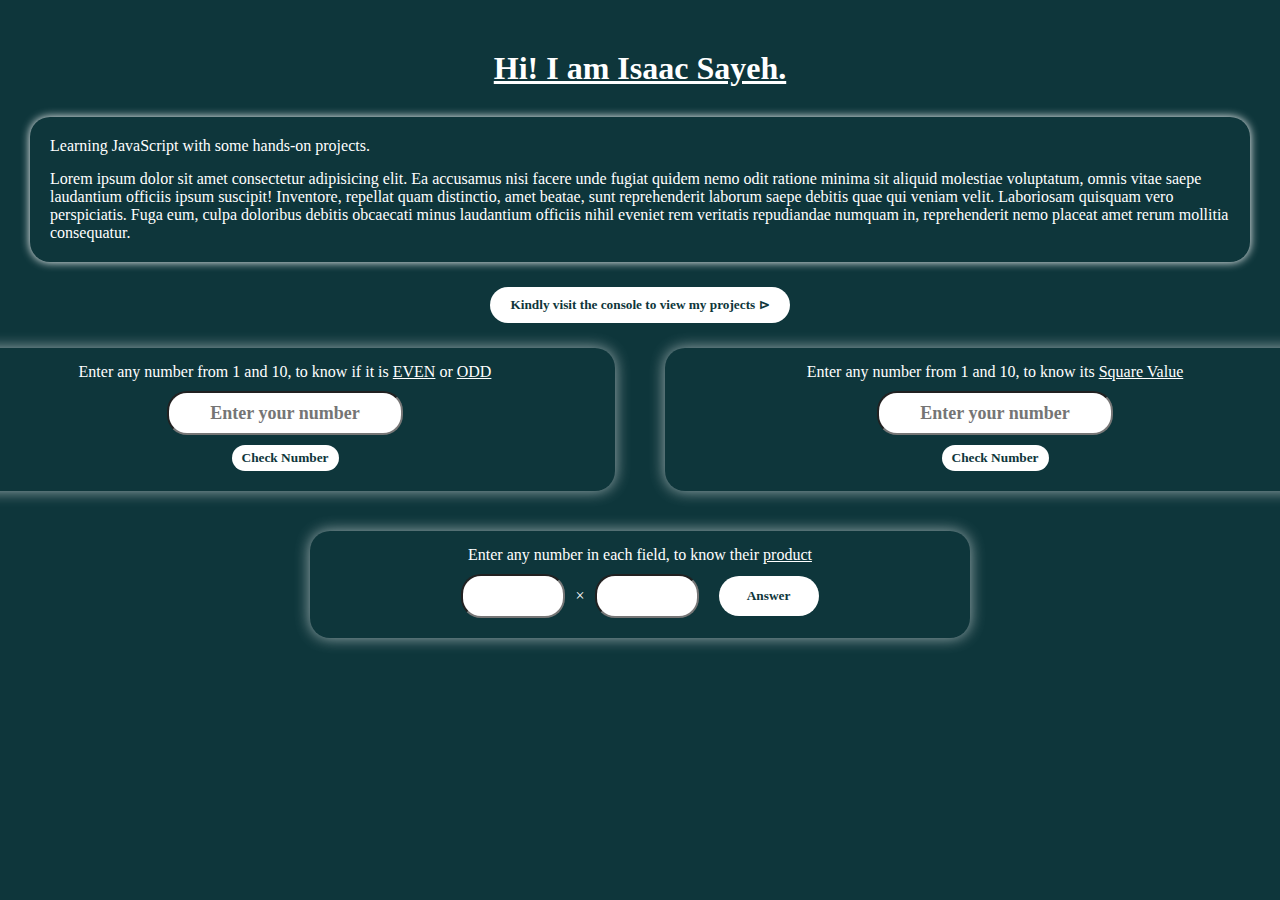
<file: intro-to-js-assign-1/index.html>
<!DOCTYPE html>
<html lang="en">
<head>
    <meta charset="UTF-8">
    <meta name="viewport" content="width=device-width, initial-scale=1.0">
    <title>Introduction To JavaScript | Isaac Sayeh</title>
    <link rel="stylesheet" href="./style.css">
</head>
<body>

    <h1>Hi! I am Isaac Sayeh.</h1>
    <div class="text-container">
        <p>Learning JavaScript with some hands-on projects.</p>
    <p>
        Lorem ipsum dolor sit amet consectetur adipisicing elit. Ea accusamus nisi facere unde fugiat quidem nemo odit ratione minima sit aliquid molestiae voluptatum, omnis vitae saepe laudantium officiis ipsum suscipit! Inventore, repellat quam distinctio, amet beatae, sunt reprehenderit laborum saepe debitis quae qui veniam velit. Laboriosam quisquam vero perspiciatis. Fuga eum, culpa doloribus debitis obcaecati minus laudantium officiis nihil eveniet rem veritatis repudiandae numquam in, reprehenderit nemo placeat amet rerum mollitia consequatur. 
    </p>
    </div>

    <div class="instruction">
        <h5>
            Kindly visit the console to view my projects &RightTriangle;
        </h5>
    </div>

   <div class="flex">
     <div class="logical-statement">
        <p>Enter any number from 1 and 10, to know if it is <u>EVEN</u> or <u>ODD</u></p>
        <div class="form">
            <input type="text" id="randomNumber" placeholder="Enter your number" autocomplete="off">
            <button type="submit" id="submitBTN">Check Number</button>
        </div>
        
    </div>
    <div class="logical-statement">
        <p>Enter any number from 1 and 10, to know its <u>Square Value</u></p>
        <div class="form">
            <input type="text" id="randNumb"  placeholder="Enter your number" autocomplete="off">
            <button onclick="squareNumber()" type="submit">Check Number</button>
        </div>
        
    </div>
    
   </div>

    <div class="logical-statement second">
        <p>Enter any number in each field, to know their <u>product</u></p>
        <div class="form redesign">
            <input type="text"  autocomplete="off" id="inputONE" class="numberField">
            <span>&times;</span>
             <input type="text"  autocomplete="off" id="inputTWO" class="numberField">
            <button type="submit" class="seeResult" id="viewAnswer">Answer</button>
        </div>
        
    </div>



    <script src="./script.js"></script>
</body>
</html>
</file>
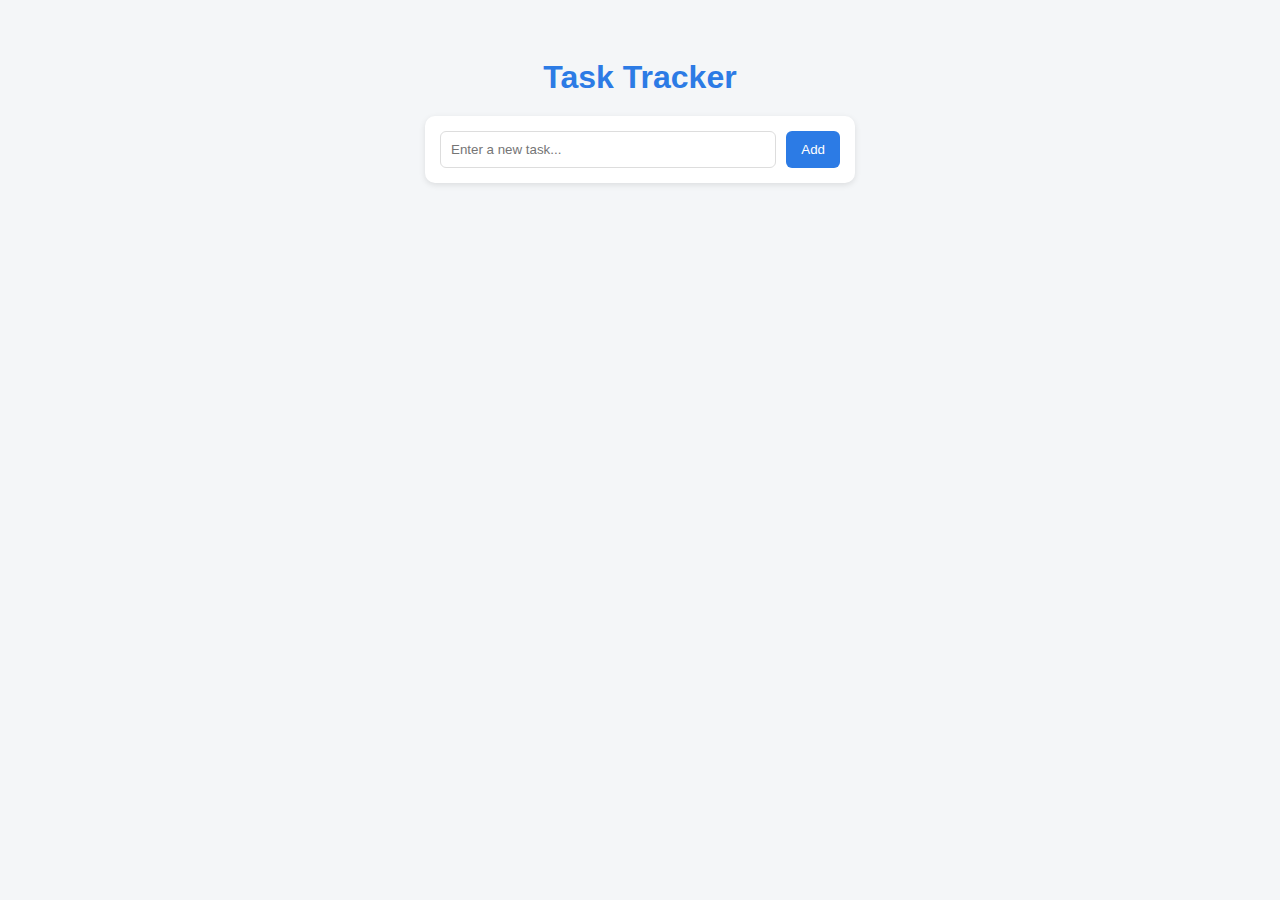
<file: js-week-1/index.html>
<!DOCTYPE html>
<html lang="en">
<head>
  <meta charset="UTF-8">
  <meta name="viewport" content="width=device-width, initial-scale=1.0">
  <title>Task Tracker</title>
  <link rel="stylesheet" href="style.css">
</head>
<body>

  <!-- Header -->
  <h1>Task Tracker</h1>
  
  <!-- Task Input -->
  <div class="task-input">
    <input id="taskInput" type="text" placeholder="Enter a new task..." autocomplete="off">
    <button id="addTaskBtn" onclick="addTask()">Add</button>
  </div>

  <!-- Task List -->
  <div id="taskList" class="task-list"></div>
  

  <!-- Script -->
  <script src="script.js"></script>
</body>
</html>
</file>
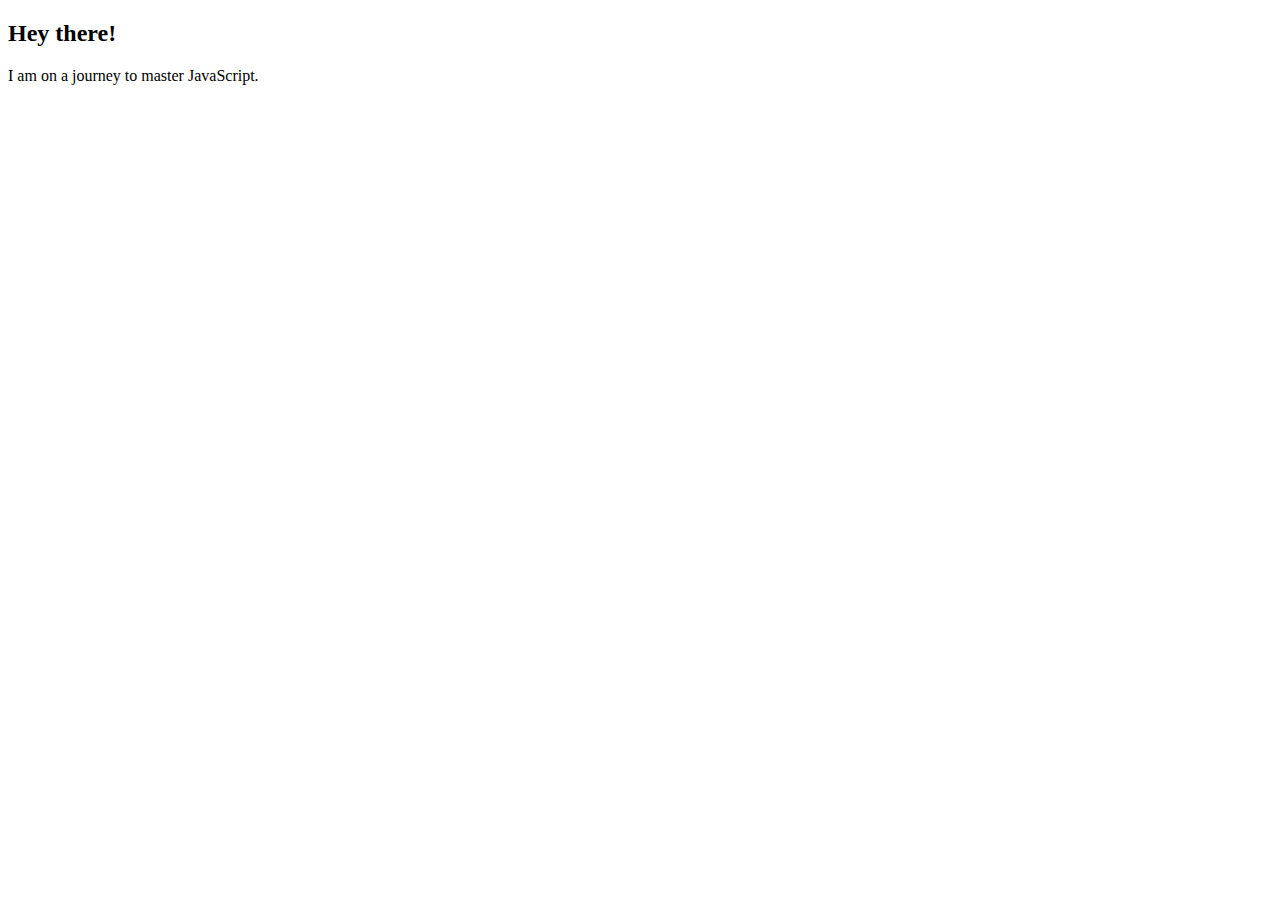
<file: js_learning.html>
<!DOCTYPE html>
<html lang="en">
<head>
    <meta charset="UTF-8">
    <meta name="viewport" content="width=device-width, initial-scale=1.0">
    <title>JavaScript Learning | Isaac Sayeh</title>
</head>
<body>
    <h2>Hey there!</h2>
    <p>
        I am on a journey to master JavaScript.
    </p>

    <script src="js_learning.js"></script>
</body>
</html>
</file>
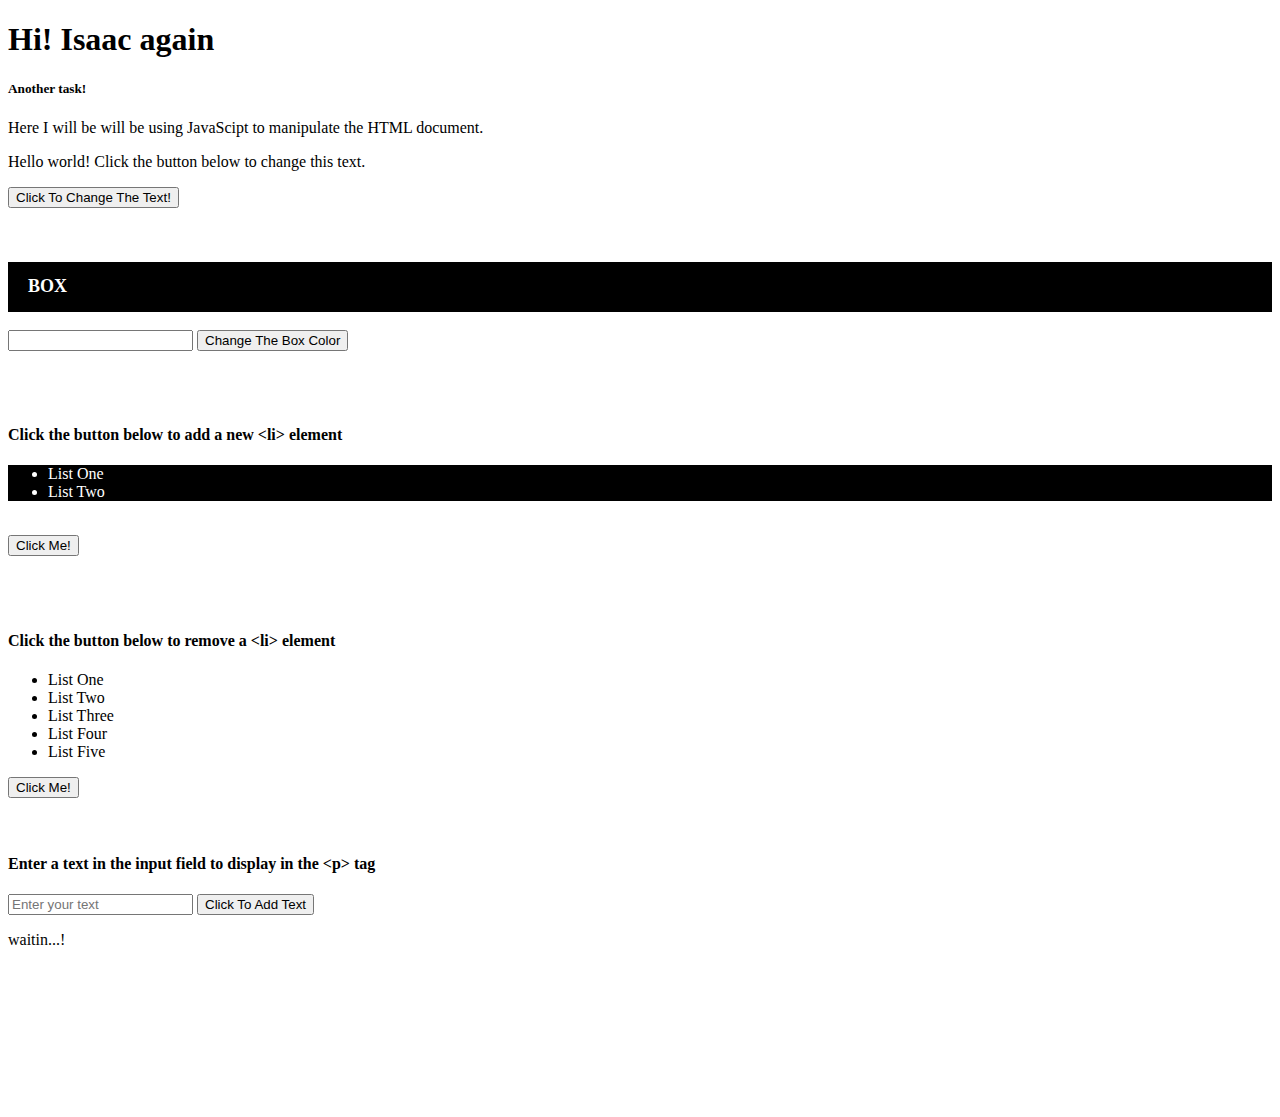
<file: intro-to-js-assign-1/dom.html>
<!DOCTYPE html>
<html lang="en">

<head>
    <meta charset="UTF-8">
    <meta name="viewport" content="width=device-width, initial-scale=1.0">
    <title>DOM PROBLEM SET | ISAAC SAYEH</title>


    <style>
        #box {
            display: flex;
            align-items: center;
            padding-left: 20px;
            height: 50px;
            background: black;
            color: #fff; 
            font: bolder 18px tahoma;
        }
        #parent {
            background: #000                                                                                                                ;
            color: #fff;
        }
    </style>
</head>

<body>
    <h1>Hi! Isaac again</h1>
    <h5>
        Another task!
    </h5>
    <p>
        Here I will be will be using JavaScipt to manipulate the HTML document.
    </p>

    <p id="changeThisText">Hello world! Click the button below to change this text.</p>

    <button id="clickToChange">Click To Change The Text!</button>
    <br><br><br><br>
    <div id="box">BOX</div>
    <br>
    <input type="text" id="colorInput">
    <button id="changeBoxColor">Change The Box Color</button>
    <br><br><br><br>

    <h4>Click the button below to add a new &lt;li&gt; element</h4>
    <ul id="parent">
        <li>List One</li>
        <li>List Two</li>
    </ul>
    <br>
    <button id="clickToAddNewList">Click Me!</button>
    <br><br><br><br>

    <h4>Click the button below to remove a &lt;li&gt; element</h4>
    <ul id="parent2">
        <li>List One</li>
        <li>List Two</li>
        <li>List Three</li>
        <li>List Four</li>
        <li>List Five</li>
    </ul>
    <button id="removeButton">Click Me!</button>
    <br><br><br>

    <h4>Enter a text in the input field to display in the &lt;p&gt; tag</h4>
    <input type="text" id="userInput" placeholder="Enter your text" autocomplete="off">
    <input type="button" value="Click To Add Text" id="sendText">
    <br>
    <p id="changeMe">waitin...!</p>
    <br><br><br><br><br><br><br><br>






    <script src="dom.js"></script>
</body>

</html>
</file>
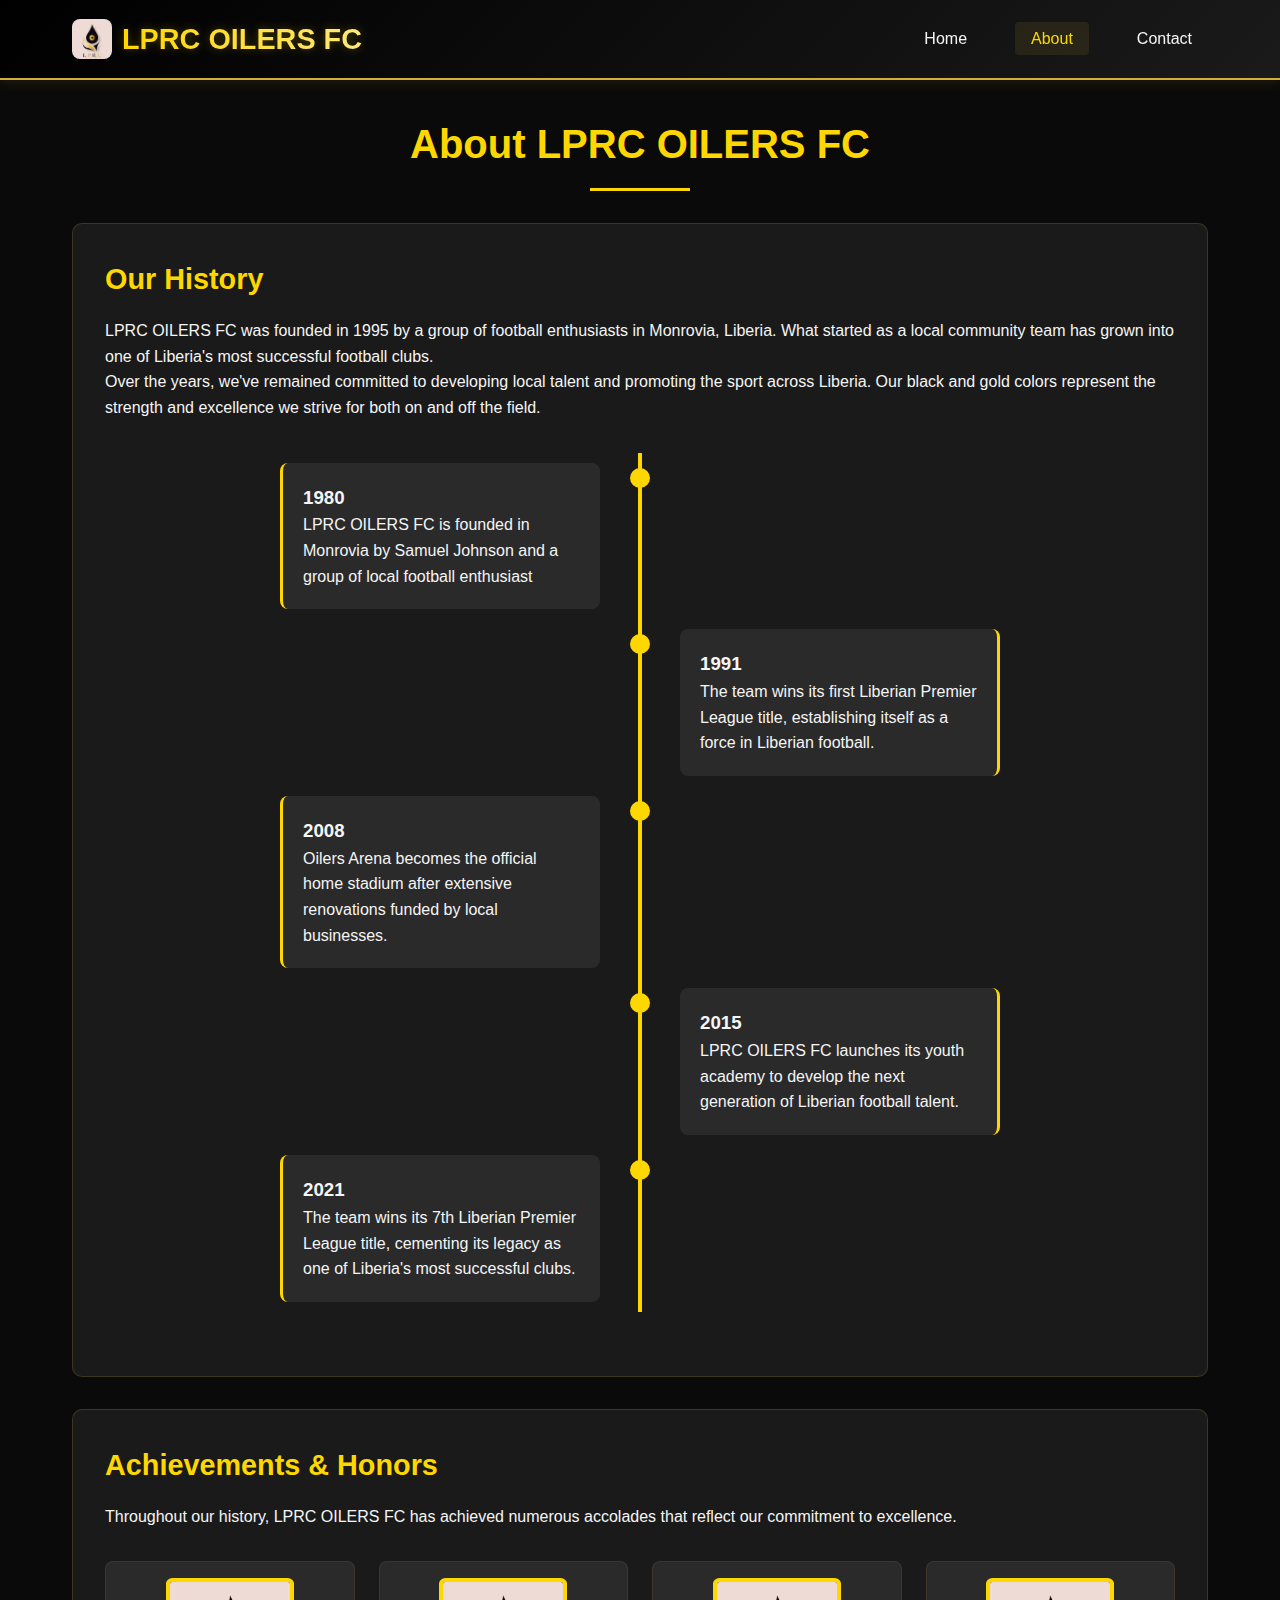
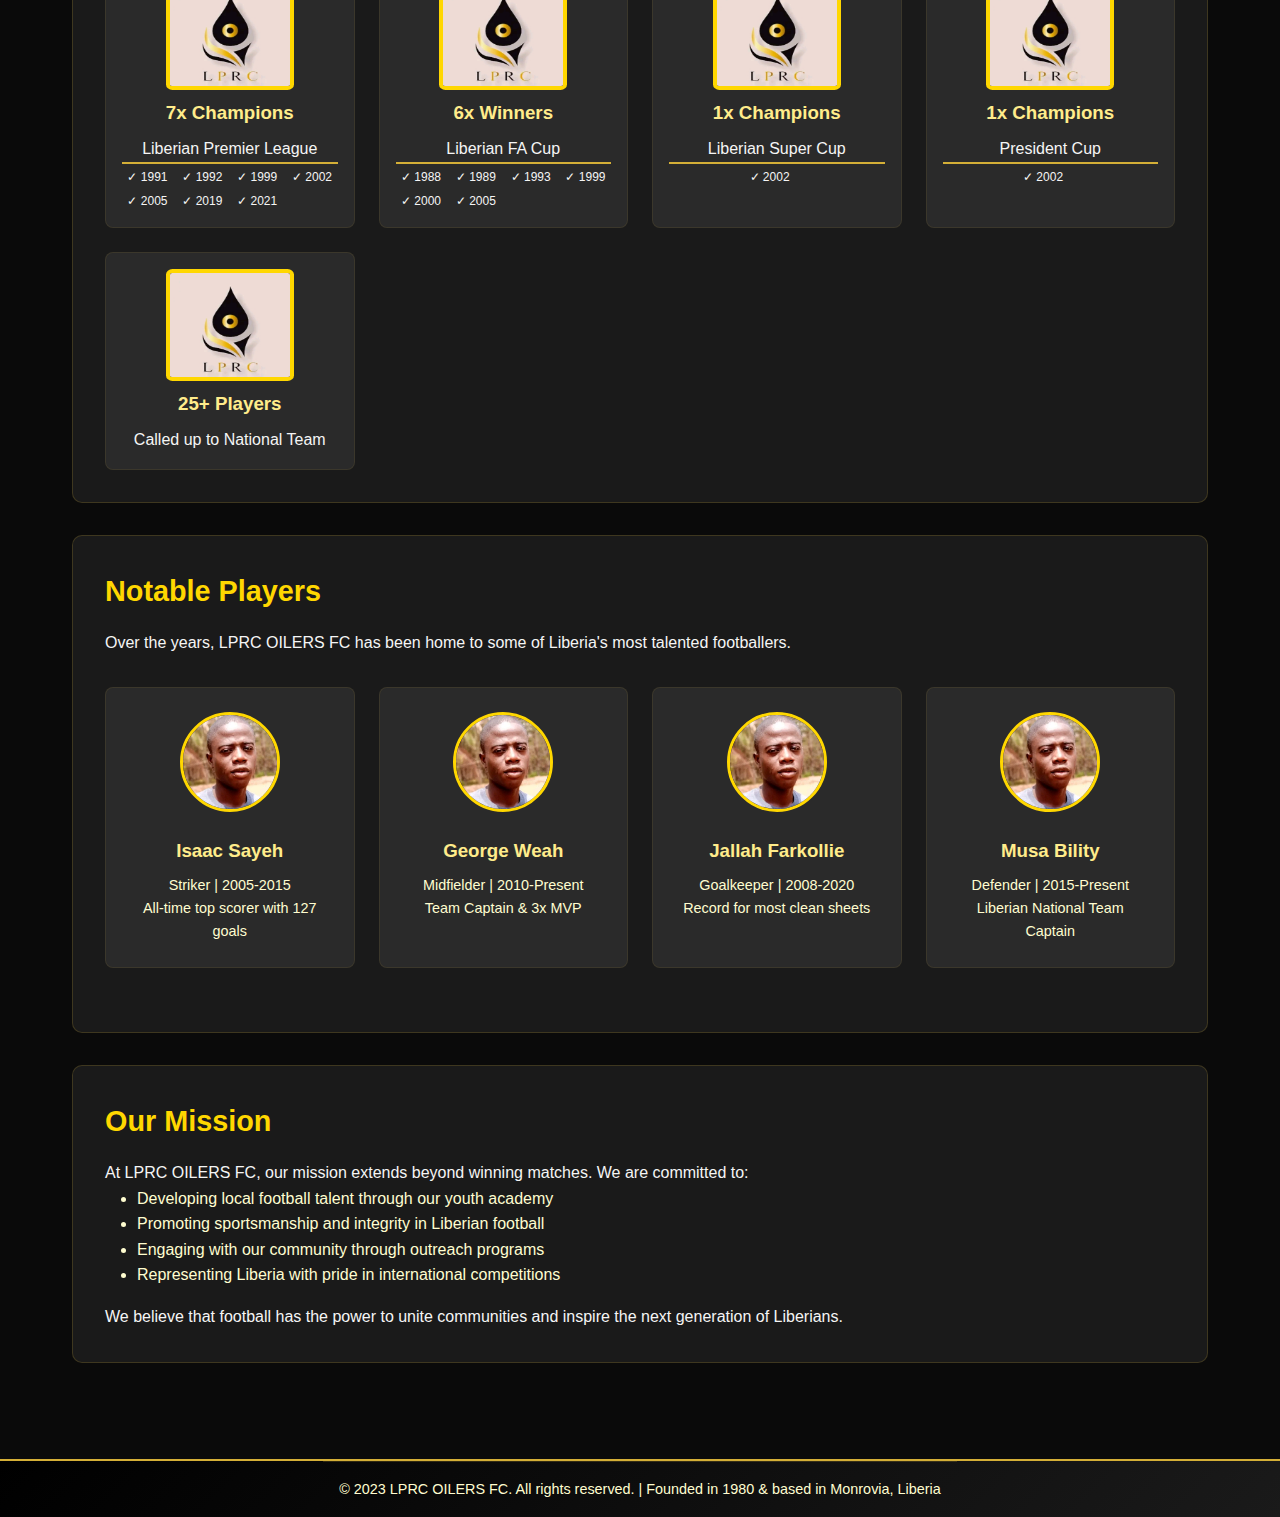
<file: lprc_oilers/about.html>
<!DOCTYPE html>
<html lang="en">
<head>
    <meta charset="UTF-8">
    <meta name="viewport" content="width=device-width, initial-scale=1.0">
    <title>About | LPRC OILERS FC</title>
    <link rel="stylesheet" href="./resources/Styles_Sheets/generalStyles.css">
    <link rel="stylesheet" href="./resources/Styles_Sheets/about.css">
</head>
<body>
    <!-- Header -->
    <header>
        <div class="header-container">
            <div class="logo">
                <div class="logo-icon">
                    <img src="resources/images/lprc_oiler.jpg" alt="Team Logo">
                </div>
                <div class="logo-text">LPRC OILERS FC</div>
            </div>
            <nav>
                <ul>
                    <li><a href="index.html">Home</a></li>
                    <li><a href="about.html" class="active">About</a></li>
                    <li><a href="contact.html">Contact</a></li>
                </ul>
            </nav>
        </div>
    </header>

    <!-- Main Content -->
    <main>
        <div class="page-title">
            <h1>About LPRC OILERS FC</h1>
        </div>
        
        <section class="content-section">
            <h2>Our History</h2>
            <p>
                LPRC OILERS FC was founded in 1995 by a group of football enthusiasts in Monrovia, Liberia. What started as a local community team has grown into one of Liberia's most successful football clubs.
            </p>
            <p>
                Over the years, we've remained committed to developing local talent and promoting the sport across Liberia. Our black and gold colors represent the strength and excellence we strive for both on and off the field.
            </p>
            
            <div class="timeline">
                <div class="timeline-item">
                    <div class="timeline-content">
                        <h3>1980</h3>
                        <p>
                            LPRC OILERS FC is founded in Monrovia by Samuel Johnson and a group of local football enthusiast
                        </p>
                    </div>
                </div>
                <div class="timeline-item">
                    <div class="timeline-content">
                        <h3>1991</h3>
                        <p>
                            The team wins its first Liberian Premier League title, establishing itself as a force in Liberian football.
                        </p>
                    </div>
                </div>
                <div class="timeline-item">
                    <div class="timeline-content">
                        <h3>2008</h3>
                        <p>
                            Oilers Arena becomes the official home stadium after extensive renovations funded by local businesses.
                        </p>
                    </div>
                </div>
                <div class="timeline-item">
                    <div class="timeline-content">
                        <h3>2015</h3>
                        <p>
                            LPRC OILERS FC launches its youth academy to develop the next generation of Liberian football talent.
                        </p>
                    </div>
                </div>
                <div class="timeline-item">
                    <div class="timeline-content">
                        <h3>2021</h3>
                        <p>
                            The team wins its 7th Liberian Premier League title, cementing its legacy as one of Liberia's most successful clubs.
                        </p>
                    </div>
                </div>
            </div>
        </section>
        
        <section class="content-section">
            <h2>Achievements &amp; Honors</h2>
            <p>
                Throughout our history, LPRC OILERS FC has achieved numerous accolades that reflect our commitment to excellence.
            </p>
            
            <div class="achievements-grid">
                <div class="achievement-card">
                    <img src="resources/images/lprc_oiler.jpg" alt="logo">
                    <h3>7x Champions</h3>
                    <p>Liberian Premier League</p>
                    <div class="title-year">
                        <ul>
                            <li>&check; 1991</li>
                            <li>&check; 1992</li>
                            <li>&check; 1999</li>
                            <li>&check; 2002</li>
                            <li>&check; 2005</li>
                            <li>&check; 2019</li>
                            <li>&check; 2021</li>
                        </ul>
                    </div>
                </div>
                <div class="achievement-card">
                    <img src="resources/images/lprc_oiler.jpg" alt="logo">
                    <h3>6x Winners</h3>
                    <p>Liberian FA Cup</p>
                    <div class="title-year">
                        <ul>
                            <li>&check; 1988</li>
                            <li>&check; 1989</li>
                            <li>&check; 1993</li>
                            <li>&check; 1999</li>
                            <li>&check; 2000</li>
                            <li>&check; 2005</li>
                        </ul>
                    </div>
                </div>
                <div class="achievement-card">
                    <img src="resources/images/lprc_oiler.jpg" alt="logo">
                    <h3>1x Champions</h3>
                    <p>Liberian Super Cup</p>
                    <div class="title-year">
                        <ul>
                            <li>&check; 2002</li>
                        </ul>
                    </div>
                </div>
                <div class="achievement-card">
                    <img src="resources/images/lprc_oiler.jpg" alt="logo">
                    <h3>1x Champions</h3>
                    <p>President Cup</p>
                    <div class="title-year">
                        <ul>
                            <li>&check; 2002</li>
                        </ul>
                    </div>
                </div>
                 <div class="achievement-card">
                    <img src="resources/images/lprc_oiler.jpg" alt="logo">
                    <h3>25+ Players</h3>
                    <p>Called up to National Team</p>
                </div>
            </div>
        </section>
        
        <section class="content-section">
            <h2>Notable Players</h2>
            <p>
                Over the years, LPRC OILERS FC has been home to some of Liberia's most talented footballers.
            </p>
            
            <div class="players-grid">
                <div class="player-card">
                    <img src="resources/images/img.jpg" alt="player-card">
                    <h3>Isaac Sayeh</h3>
                    <p>Striker | 2005-2015</p>
                    <p>All-time top scorer with 127 goals</p>
                </div>
                <div class="player-card">
                    <img src="resources/images/img.jpg" alt="player-card">
                    <h3>George Weah</h3>
                    <p>Midfielder | 2010-Present</p>
                    <p>Team Captain &amp; 3x MVP</p>
                </div>
                <div class="player-card">
                    <img src="resources/images/img.jpg" alt="player-card">
                    <h3>Jallah Farkollie</h3>
                    <p>Goalkeeper | 2008-2020</p>
                    <p>Record for most clean sheets</p>
                </div>
                <div class="player-card">
                    <img src="resources/images/img.jpg" alt="player-card">
                    <h3>Musa Bility</h3>
                    <p>Defender | 2015-Present</p>
                    <p>Liberian National Team Captain</p>
                </div>
            </div>
        </section>
        
        <section class="content-section">
            <h2>Our Mission</h2>
            <p>
                At LPRC OILERS FC, our mission extends beyond winning matches. We are committed to:
            </p>
            <ul class="mission-list">
                <li>
                    Developing local football talent through our youth academy

                </li>
                <li>
                    Promoting sportsmanship and integrity in Liberian football

                </li>
                <li>
                    Engaging with our community through outreach programs

                </li>
                <li>
                    Representing Liberia with pride in international competitions

                </li>
            </ul>
            <p>We believe that football has the power to unite communities and inspire the next generation of Liberians.</p>
        </section>
    </main>

    <!-- Footer -->
      <!-- Footer -->
    <footer>
        <div class="copyright">
            <p>&copy; 2023 LPRC OILERS FC. All rights reserved. | Founded in 1980 &amp; based in Monrovia, Liberia</p>
        </div>
    </footer>

    
</body>
</html>
</file>
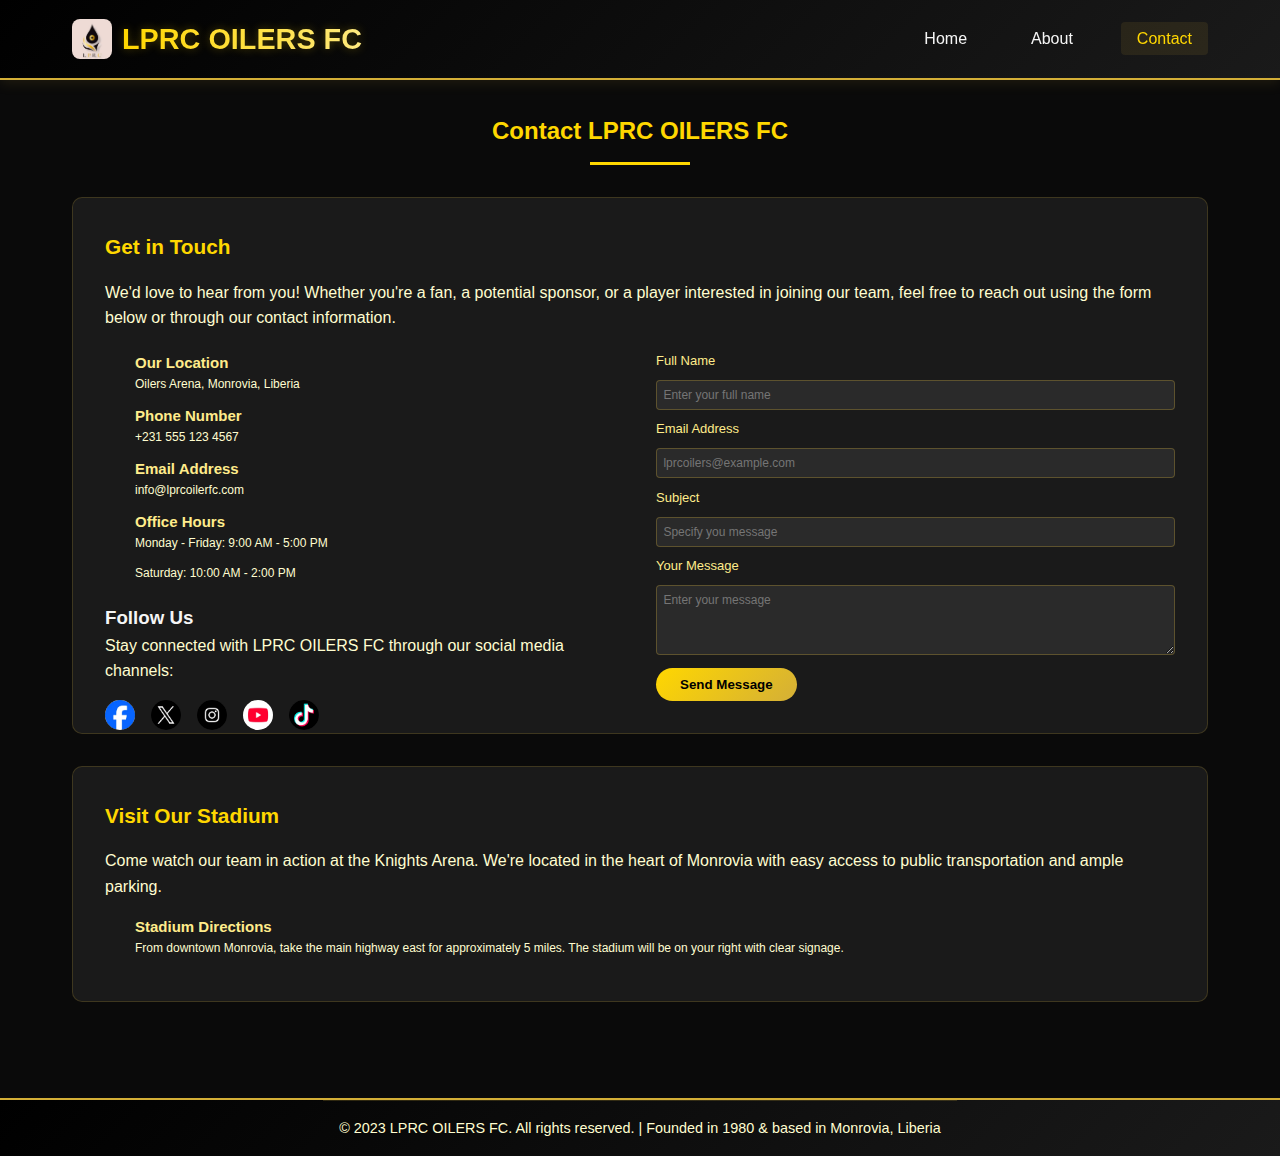
<file: lprc_oilers/contact.html>
<!DOCTYPE html>
<html lang="en">
<head>
    <meta charset="UTF-8">
    <meta name="viewport" content="width=device-width, initial-scale=1.0">
    <title>LPRC OILERS FC | Contact U</title>
    <link rel="stylesheet" href="./resources/Styles_Sheets/generalStyles.css">
    <link rel="stylesheet" href="./resources/Styles_Sheets/contact.css">
</head>
<body>
    <!-- Header -->
    <header>
        <div class="header-container">
           <div class="logo">
                <div class="logo-icon">
                    <img src="resources/images/lprc_oiler.jpg" alt="Team Logo">
                </div>
                <div class="logo-text">LPRC OILERS FC</div>
            </div>
            <nav>
                <ul>
                    <li><a href="index.html">Home</a></li>
                    <li><a href="about.html">About</a></li>
                    <li><a href="contact.html" class="active">Contact</a></li>
                </ul>
            </nav>
        </div>
    </header>

    <!-- Main Content -->
    <main>
        <div class="page-title">
            <h1>Contact LPRC OILERS FC</h1>
        </div>
        
        <section class="content-section">
            <h2>Get in Touch</h2>
            <p>We'd love to hear from you! Whether you're a fan, a potential sponsor, or a player interested in joining our team, feel free to reach out using the form below or through our contact information.</p>
            
            <div class="contact-container">
                <div class="contact-info">
                    <div class="contact-item">
                        <div class="contact-icon">
                            <!-- <img src="" alt="I will put the it there later"> -->
                        </div>
                        <div class="contact-details">
                            <h3>Our Location</h3>
                            <p>Oilers Arena, Monrovia, Liberia</p>
                        </div>
                    </div>
                    
                    <div class="contact-item">
                        <div class="contact-icon">
                             <!-- <img src="" alt="I will put the it there later"> -->
                        </div>
                        <div class="contact-details">
                            <h3>Phone Number</h3>
                            <p>+231 555 123 4567</p>
                        </div>
                    </div>
                    
                    <div class="contact-item">
                        <div class="contact-icon">
                             <!-- <img src="" alt="I will put the it there later"> -->
                        </div>
                        <div class="contact-details">
                            <h3>Email Address</h3>
                            <p>info@lprcoilerfc.com</p>
                        </div>
                    </div>
                    
                    <div class="contact-item">
                        <div class="contact-icon">
                             <!-- <img src="" alt="I will put the it there later"> -->
                        </div>
                        <div class="contact-details">
                            <h3>Office Hours</h3>
                            <p>Monday - Friday: 9:00 AM - 5:00 PM</p>
                            <p>Saturday: 10:00 AM - 2:00 PM</p>
                        </div>
                    </div>
                    
                    <div class="social-media">
                        <h3>Follow Us</h3>
                        <p>
                            Stay connected with LPRC OILERS FC through our social media channels:
                        </p>
                        <div class="social-links">
                            <a href="#" title="Facebook">
                                <img src="resources/images/facebook.jpg" alt="facekook logo">
                            </a>
                            <a href="#" title="Twitter">
                                <img src="resources/images/twitter.jpg" alt="X logo">
                            </a>
                            <a href="#" title="Instagram">
                                <img src="resources/images/instagram.jpg" alt="instagram logo">
                            </a>
                            <a href="#" title="YouTube">
                                <img src="resources/images/youtube.jpg" alt="youtube logo">
                            </a>
                            <a href="#" title="TikTok">
                                <img src="resources/images/tiktok.jpg" alt="tiktok logo">
                            </a>
                        </div>
                    </div>
                </div>
                
                <form class="contact-form" id="contactForm">
                    <div class="form-group">
                        <label for="name">Full Name</label>
                        <input type="text" id="name" name="name" required placeholder="Enter your full name">
                    </div>
                    
                    <div class="form-group">
                        <label for="email">Email Address</label>
                        <input type="email" id="email" name="email" required placeholder="lprcoilers@example.com">
                    </div>
                    
                    <div class="form-group">
                        <label for="subject">Subject</label>
                        <input type="text" id="subject" name="subject" required placeholder="Specify you message">
                    </div>
                    
                    <div class="form-group">
                        <label for="message">Your Message</label>
                        <textarea id="message" name="message" rows="5" required placeholder="Enter your message"></textarea>
                    </div>
                    
                    <button type="submit" class="submit-btn">Send Message</button>
                </form>
            </div>
        </section>
        
        <section class="content-section">
            <h2>Visit Our Stadium</h2>
            <p>
                Come watch our team in action at the Knights Arena. We're located in the heart of Monrovia with easy access to public transportation and ample parking.
            </p>
            
            <div class="contact-item">
                <div class="contact-icon">
                    <!-- <img src="" alt="I will put the it there later"> -->
                </div>
                <div class="contact-details">
                    <h3>Stadium Directions</h3>
                    <p>
                        From downtown Monrovia, take the main highway east for approximately 5 miles. The stadium will be on your right with clear signage.
                    </p>
                </div>
            </div>
        </section>
    </main>

    <!-- Footer -->
    <footer>
        <div class="copyright">
            <p>&copy; 2023 LPRC OILERS FC. All rights reserved. | Founded in 1980 &amp; based in Monrovia, Liberia</p>
        </div>
    </footer>

    <script src="formFunction.js">
    </script>
</body>
</html>
</file>
<file: intro-to-js-assign-1/style.css>
* {
    margin: 0;
    padding: 0;
    font-family: tahoma;
}

body {
    background: #0e363b;
    color: #fff;
    padding: 30px;
}

h1 {
    text-align: center;
    text-decoration: underline;
    font-family: 'Times New Roman', Times, serif;
    margin: 20px;
}

div.text-container {
    display: flex;
    flex-direction: column;
    gap: 15px;
    margin-top: 30px;
    padding: 20px;
    border-radius: 20px;
    box-shadow: 0 0 10px #fff;
}

div.instruction {
    margin: 25px 0;
    width: fit-content;
    background: #fff;
    padding: 10px 20px;
    border-radius: 20px;
    place-self: center;
}

div.instruction h5 {
    color: #0e363b;
}

div.flex {
    display: flex;
    justify-content: center;
    gap: 50px;
}

div.logical-statement {
    width: fit-content;
    border-radius: 20px;
    padding: 15px 25px;
    display: flex;
    flex-direction: column;
    gap: 5px;
    place-self: center;
    align-items: center;
    box-shadow: 0 0 15px #ffffff9a;
    ;
}

.second {
    margin-top: 40px;
    width: 400px:
}

div.form {
    display: flex;
    flex-direction: column;
    width: 100%;
    gap: 10px;
    align-items: center;
    padding: 5px;
    width: 600px;
}

div.redesign {
    display: flex;
    flex-direction: row;
    justify-content: center;
}



input {
    text-align: center;
    outline: none;
    height: 40px;
    font-size: large;
    font-weight: bold;
    border-radius: 20px;
}

input.numberField {
    width: 100px;
}

button {
    background: #fff;
    padding: 5px 10px;
    border: none;
    border-radius: 20px;
    color: #0e363b;
    font-weight: bold;
    cursor: pointer;
    transition: background-color 0.2s ease-in;
}

button:hover {
    background: #0e363b;
    color: #fff;
    box-shadow: 0 0 5px #fff;
    ;
}


button:active {
    background-color: #ad0303;
    color: #fff;
    box-shadow: 0 0 5px #fff;
    ;
}

.seeResult {
    height: 40px;
    width: 100px;
    margin-left: 10px;
    font-weight: bolder;
}
</file>
<file: js-week-1/style.css>
/* General styles */
body {
    font-family: Arial, sans-serif;
    background: #f4f6f8;
    display: flex;
    flex-direction: column;
    align-items: center;
    padding: 30px;
    list-style: none;
  }
  
  /* Header */
  h1 {
    color: #2c7be5;
    margin-bottom: 20px;
  }
  
  /* Input area */
  .task-input {
    display: flex;
    gap: 10px;
    background: #fff;
    padding: 15px;
    border-radius: 10px;
    box-shadow: 0 2px 6px rgba(0,0,0,0.1);
    width: 100%;
    max-width: 400px;
  }
  
  .task-input input {
    flex: 1;
    padding: 10px;
    border: 1px solid #ddd;
    border-radius: 6px;
    outline: none;
  }
  
  .task-input input:focus {
    border-color: #2c7be5;
  }
  
  .task-input button {
    background: #2c7be5;
    color: #fff;
    padding: 10px 15px;
    border: none;
    border-radius: 6px;
    cursor: pointer;
    transition: 0.3s;
  }
  
  .task-input button:hover {
    background: #1a5bb8;
  }
  
  /* Task list */
  .task-list {
    width: fit-content;
    margin-top: 20px;
    display: flex;
    flex-direction: column;
    /* min-width: 400px; */
    gap: 5px;
  }
  
  .task-item {
    background: #fff;
    padding: 12px;
    margin-bottom: 10px;
    border-radius: 8px;
    box-shadow: 0 2px 5px rgba(0,0,0,0.1);
    display: flex;
    justify-content: space-between;
    align-items: center;
  }
  
  .task-item span {
    font-size: 16px;
  }
  
  .task-item span.completed {
    text-decoration: line-through;
    color: #aaa;
  }
  
  /* Buttons */
  .task-item button {
    border: none;
    padding: 5px 10px;
    border-radius: 5px;
    cursor: pointer;
    font-size: 14px;
    margin-left: 5px;
    transition: 0.3s;
  }
  
  .task-item .edit {
    background: #f0ad4e;
    color: white;
  }
  
  .task-item .edit:hover {
    background: #d9902f;
  }
  
  .task-item .delete {
    background: #d9534f;
    color: white;
  }
  
  .task-item .delete:hover {
    background: #b52a27;
  }
  

  li.list-item {
    display: flex;
    background: #fff;
    min-width: 400px;
    padding: 5px;
    border-radius: 5px;
    align-items: center;
    gap: 5px;
    box-shadow: 0 2px 6px rgba(0, 0, 0, 0.1);
    color: #4e4a4a;
  }

  .list-item > :first-child {
    flex: 1;
  }

  li.list-item span.task-text {
    font-family:'Times New Roman';
    color: #504f4f;
    padding-left: 7px;
}

#taskList button {
    border: none;
    border-radius: 5px;
    outline: none;
    padding: 5px;
    height: 20px;
    height: auto;
    color: #fff;
    font-weight: 600;
    transition: .3s ease;
}

#taskList li button:first-of-type {
    background: #2c7be5;
}

#taskList li button:last-of-type {
    background: rgb(252, 70, 70);
}

#taskList li button:hover,
#taskList li button:active {
    box-shadow: none;
    transform: scale(1.09);
}

.completed {
    text-decoration: line-through;
    text-decoration-color: #f00;
    text-decoration-thickness: 2px;
    font-family: cursive !important;
    color: #fffefe;
    opacity: 0.7;
}
</file>
<file: lprc_oilers/resources/Styles_Sheets/generalStyles.css>
/* GENERAL STYLING */
        * {
            margin: 0;
            padding: 0;
            box-sizing: border-box;
            font-family: 'Segoe UI', Tahoma, Geneva, Verdana, sans-serif;
        }
        
        :root {
            --primary-black: #000000;
            --rich-black: #0A0A0A;
            --charcoal: #1A1A1A;
            --dark-gray: #2A2A2A;
            --gold: #FFD700;
            --rich-gold: #D4AF37;
            --light-gold: #FFEC8B;
            --cream: #FFFDD0;
            --white: #FFFFFF;
            --off-white: #F5F5F5;
        }
        
        body {
            background-color: var(--rich-black);
            color: var(--off-white);
            line-height: 1.6;
        }

        
        /*  HEADER STYLES */
        header {
            background: linear-gradient(135deg, var(--primary-black) 0%, var(--charcoal) 100%);
            padding: 1rem 0;
            position: sticky;
            top: 0;
            z-index: 1000;
            box-shadow: 0 4px 12px rgba(212, 175, 55, 0.1);
            border-bottom: 2px solid var(--rich-gold);
        }
        
        .header-container {
            max-width: 1200px;
            margin: 0 auto;
            display: flex;
            justify-content: space-between;
            align-items: center;
            padding: 0 2rem;
        }
        
        .logo {
            display: flex;
            align-items: center;
            justify-content: center;
            gap: 10px;
        }
        
        .logo-icon {
            color: var(--gold);
            font-size: 2rem;
            height: 2.5rem;
        }

        .logo-icon > img {
            height: 100%;
            border-radius: 20%;
        }
        
        .logo-text {
            font-size: 1.8rem;
            font-weight: 700;
            background: linear-gradient(to right, var(--gold), var(--light-gold));
            -webkit-background-clip: text;
            background-clip: text;
            color: transparent;
            text-shadow: 0 0 10px rgba(255, 215, 0, 0.3);
        }
        
        nav ul {
            display: flex;
            list-style: none;
            gap: 2rem;
        }
        
        nav a {
            color: var(--off-white);
            text-decoration: none;
            font-weight: 500;
            padding: 0.5rem 1rem;
            border-radius: 4px;
            transition: all 0.3s ease;
            position: relative;
        }
        
        nav a:hover {
            color: var(--gold);
        }
        
        nav a.active {
            color: var(--gold);
            background: rgba(212, 175, 55, 0.1);
        }
        
        nav a::after {
            content: '';
            position: absolute;
            bottom: 0;
            left: 50%;
            width: 0;
            height: 2px;
            background: var(--gold);
            transition: all 0.3s ease;
            transform: translateX(-50%);
        }
        
        nav a:hover::after {
            width: 80%;
        }
        
         footer {
            display: flex;
            justify-content: center;
            background: linear-gradient(135deg, var(--primary-black) 0%, var(--charcoal) 100%);
            border-top: 2px solid var(--rich-gold);
            margin-top: 2rem;
        }

        
        .copyright {
            text-align: center;
            padding: 1rem;
            border-top: 1px solid rgba(212, 175, 55, 0.2);
            color: var(--cream);
            font-size: 0.9rem;
        }
</file>
<file: lprc_oilers/resources/Styles_Sheets/about.css>
/* ABOUT STYLING */

/* MAIN CONTENT STYLES */
        main {
            max-width: 1200px;
            margin: 0 auto;
            padding: 2rem;
            min-height: calc(100vh - 200px);
        }
        
        .page-title {
            text-align: center;
            margin-bottom: 2rem;
            position: relative;
            padding-bottom: 15px;
        }
        
        .page-title h1 {
            font-size: 2.5rem;
            color: var(--gold);
            display: inline-block;
        }
        
        .page-title h1::after {
            content: '';
            position: absolute;
            bottom: 0;
            left: 50%;
            transform: translateX(-50%);
            width: 100px;
            height: 3px;
            background: var(--gold);
        }
        
        .content-section {
            background: var(--charcoal);
            border-radius: 10px;
            padding: 2rem;
            margin-bottom: 2rem;
            border: 1px solid rgba(212, 175, 55, 0.2);
        } 
        
        .content-section h2 {
            color: var(--gold);
            margin-bottom: 1rem;
            font-size: 1.8rem;
        } */
        
        .content-section p {
            margin-bottom: 1rem;
            color: var(--cream);
        }
        
        .timeline {
            position: relative;
            max-width: 800px;
            margin: 2rem auto;
        }
        
        .timeline::after {
            content: '';
            position: absolute;
            width: 4px;
            background-color: var(--gold);
            top: 0;
            bottom: 0;
            left: 50%;
            margin-left: -2px;
        }
        
        .timeline-item {
            padding: 10px 40px;
            position: relative;
            width: 50%;
            box-sizing: border-box;
        }
        
        .timeline-item:nth-child(odd) {
            left: 0;
        }
        
        .timeline-item:nth-child(even) {
            left: 50%;
        }
        
        .timeline-content {
            padding: 20px;
            background-color: var(--dark-gray);
            border-radius: 8px;
            border-left: 3px solid var(--gold);
        }
        
        .timeline-item:nth-child(even) .timeline-content {
            border-left: none;
            border-right: 3px solid var(--gold);
        }
        
        .timeline-item::after {
            content: '';
            position: absolute;
            width: 20px;
            height: 20px;
            background-color: var(--gold);
            border-radius: 50%;
            top: 15px;
            z-index: 1;
        }
        
        .timeline-item:nth-child(odd)::after {
            right: -10px;
        }
        
        .timeline-item:nth-child(even)::after {
            left: -10px;
        }
        
        .achievements-grid {
            display: grid;
            grid-template-columns: repeat(auto-fit, minmax(200px, 1fr));
            gap: 1.5rem;
            margin-top: 2rem;
        }
        
        .achievement-card {
            display: flex;
            flex-direction: column;
            background: var(--dark-gray);
            border-radius: 8px;
            padding: 1rem;
            text-align: center;
            transition: all 0.3s ease;
            border: 1px solid rgba(212, 175, 55, 0.1);
        }
        
        .achievement-card:hover {
            transform: translateY(-5px);
            border-color: var(--rich-gold);
        }

        .achievement-card > img {
            height: 7rem;
            width: 8rem;
            place-self: center;
            border: .3rem solid var(--gold);
            border-radius: 5%;
        }
        
        
        .achievement-card h3 {
            color: var(--light-gold);
            margin: 0.5rem 0;
        }

        div.title-year {
            display: flex;
            width: 100%;
            border-top: 2px solid var(--rich-gold);
            padding-top: 4px;
        }

        div.title-year > ul > li {
            display: flex;
            width: 100%;
            font-size: 12px;
            justify-content: center;
            padding: 0 5px;
        }
        div.title-year > ul {
            list-style-type: none;
            display: grid;
            width: 100%;
            grid-template-columns: auto auto auto auto;
            gap: .3rem;
            place-content: center;
        }
        
        .players-grid {
            display: grid;
            grid-template-columns: repeat(auto-fit, minmax(200px, 1fr));
            gap: 1.5rem;
            margin: 2rem 0;
        }
        
        .player-card {
            background: var(--dark-gray);
            border-radius: 8px;
            padding: 1.5rem;
            text-align: center;
            transition: all 0.3s ease;
            border: 1px solid rgba(212, 175, 55, 0.1);
        }
        
        .player-card:hover {
            transform: translateY(-5px);
            border-color: var(--rich-gold);
        }
        
        .player-card img {
            width: 100px;
            height: 100px;
            border-radius: 50%;
            object-fit: cover;
            margin-bottom: 1rem;
            border: 3px solid var(--gold);
        }
        
        .player-card h3 {
            color: var(--light-gold);
            margin-bottom: 0.5rem;
        }
        
        .player-card p {
            font-size: 0.9rem;
            color: var(--cream);
        }

        ul.mission-list {
            color: var(--cream); 
            margin-left: 2rem; 
            margin-bottom: 1rem;
        }

/* END OF STYLES */
</file>
<file: lprc_oilers/resources/Styles_Sheets/contact.css>
/* Main Content Styles */
        main {
            max-width: 1200px;
            margin: 0 auto;
            padding: 2rem;
            min-height: calc(100vh - 200px);
        }
        
        .page-title {
            text-align: center;
            margin-bottom: 2rem;
            position: relative;
            padding-bottom: 15px;
        }
        
        .page-title h1 {
            font-size: 1.5rem;
            color: var(--gold);
            display: inline-block;
        }
        
        .page-title h1::after {
            content: '';
            position: absolute;
            bottom: 0;
            left: 50%;
            transform: translateX(-50%);
            width: 100px;
            height: 3px;
            background: var(--gold);
        }
        
        .content-section {
            background: var(--charcoal);
            border-radius: 10px;
            padding: 2rem;
            margin-bottom: 2rem;
            border: 1px solid rgba(212, 175, 55, 0.2);
        }
        
        .content-section h2 {
            color: var(--gold);
            margin-bottom: 1rem;
            font-size: 1.3rem;
        }
        
        .content-section p {
            margin-bottom: 1rem;
            color: var(--cream);
        }
        
        .contact-container {
            display: grid;
            grid-template-columns: 1fr 1fr;
            grid-template-rows: 350px;
            gap: 2rem;
            margin-top: 20px;
        }
        
        .contact-info {
            display: flex;
            flex-direction: column;
            /* gap: 1rem; */
        }
        
        .contact-item {
            display: flex;
            align-items: flex-start;
            /* gap: .4rem; */
        }
        
        .contact-icon {
            color: var(--gold);
            font-size: 1.5rem;
            width: 30px;
        }
        
        .contact-details h3 {
            color: var(--light-gold);
            /* margin-bottom: 10px; */
            font-size: 15px;
        }

        .contact-details > p {
            font-size: 12px;
            margin-bottom: 10px;
        }
        
        .social-media {
            margin-top: 10px;
        }
        
        .social-links {
            display: flex;
            gap: 1rem;
            margin-top: 1rem;
        }
        
        .social-links a {
            display: flex;
            align-items: center;
            justify-content: center;
            width: 30px;
            height: 30px;
            background: var(--dark-gray);
            border-radius: 50%;
            transition: all 0.3s ease;
            text-decoration: none;
            color: var(--gold);
            font-size: 1.5rem;
        }

        .social-links > a > img {
            width: 100%;
            height: 100%;
            border-radius: 50%;
        }
        
        .social-links a:hover {
            background: var(--gold);
            color: var(--primary-black);
            transform: translateY(-3px);
        }
        
        /* Form Styles */
        .contact-form {
            height: 100%;
            display: grid;
            grid-template-rows: auto auto auto auto auto;
            gap: .5rem;
        }
        
        .form-group {
            display: flex;
            flex-direction: column;
        }
        
        .form-group label {
            margin-bottom: 0.5rem;
            color: var(--light-gold);
            font-weight: 500;
        }
        .form-group > input {
            height: 30px;
        }

        .form-group > textarea {
            height: 70px;
        }
        .form-group input,
        .form-group textarea {
            padding: 0.4rem;
            border: 1px solid rgba(212, 175, 55, 0.3);
            border-radius: 4px;
            background: var(--dark-gray);
            color: var(--off-white);
            font-size: 12px;
        }

        .form-group > label {
            font-size: 13px;
        }
        
        .form-group input:focus,
        .form-group textarea:focus {
            outline: none;
            border-color: var(--gold);
            box-shadow: 0 0 0 2px rgba(255, 215, 0, 0.2);
        }
        
        .submit-btn {
            background: linear-gradient(135deg, var(--gold) 0%, var(--rich-gold) 100%);
            color: var(--primary-black);
            border: none;
            padding: 0.5rem 1.5rem;
            border-radius: 25px;
            font-weight: 600;
            cursor: pointer;
            transition: all 0.3s ease;
            justify-self: start;
            margin-top: .2rem;
        }
        
        .submit-btn:hover {
            transform: translateY(-3px);
            box-shadow: 0 6px 20px rgba(255, 215, 0, 0.5);
        }

/* 
    END OF STYLES
    DEVELOPER: ISAAC SAYEH
    email: callmeisacc@gmail.com
    contact: 0555-555-44/0775-808-940
*/
</file>
